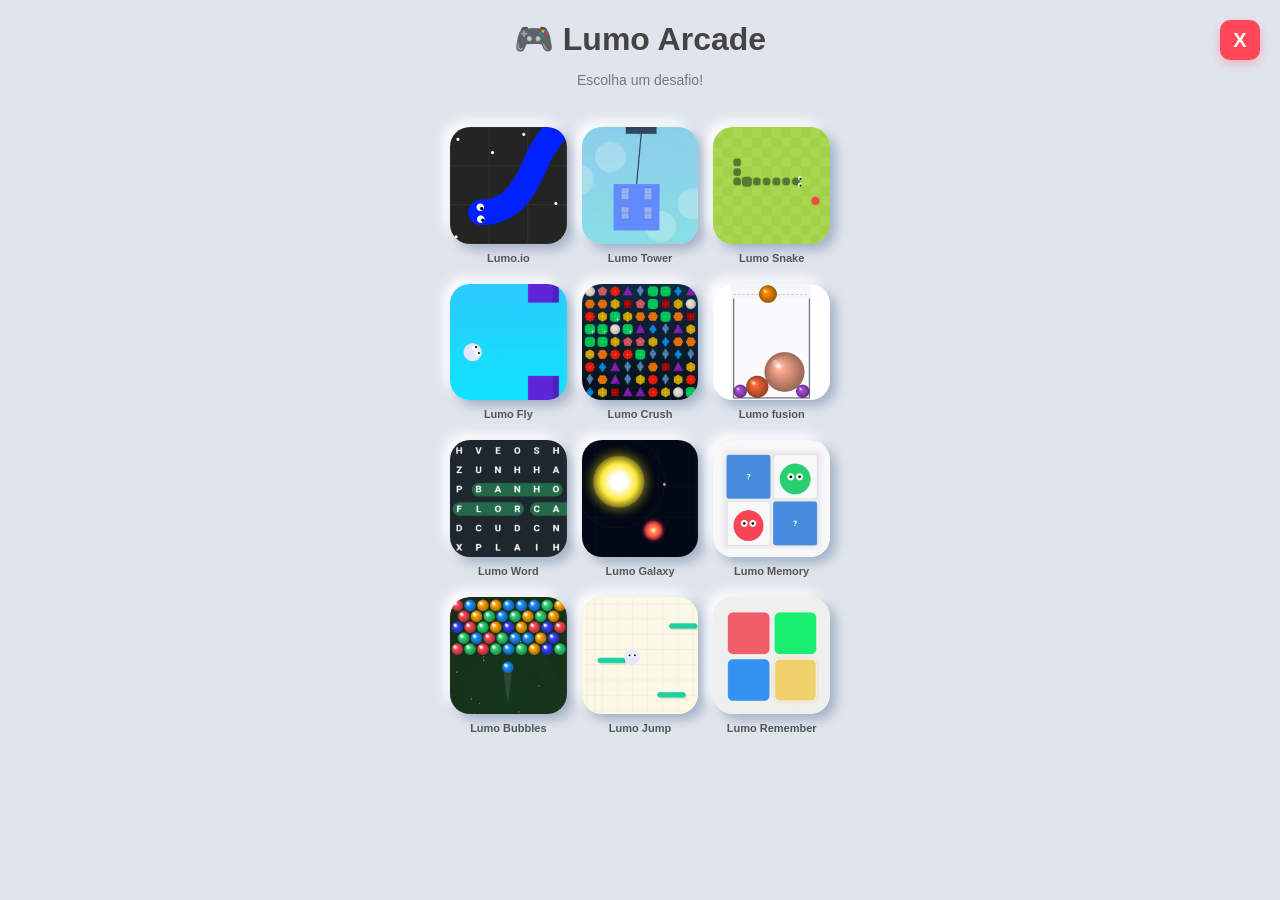
<file: LumoGames/index.html>
<!DOCTYPE html>
<html lang="pt-BR">
<head>
    <meta charset="UTF-8">
    <meta name="viewport" content="width=device-width, initial-scale=1.0, maximum-scale=1.0, user-scalable=no">
    <title>Lumo Arcade - 12 Minigames</title>
    <link rel="stylesheet" href="style.css">
</head>
<body>

    <header>
        <h1>🎮 Lumo Arcade</h1>
        <p>Escolha um desafio!</p>
        <button id="exit-portal">X</button>
    </header>

    <main class="grid-container">
        <div class="game-item">
            <div class="game-card" data-game="slither">
                <img src="assets/lumo.io.png" alt="Lumo.io">
            </div>
            <span>Lumo.io</span>
        </div>
        <div class="game-item">
            <div class="game-card" data-game="citybloxx">
                <img src="assets/lumo tower.png" alt="Lumo Tower">
            </div>
            <span>Lumo Tower</span>
        </div>
        <div class="game-item">
            <div class="game-card" data-game="snake">
                <img src="assets/lumo snake.png" alt="Lumo Snake">
            </div>
            <span>Lumo Snake</span>
        </div>

        <div class="game-item">
            <div class="game-card" data-game="flappy">
                <img src="assets/lumo fly.png" alt="Lumo Fly">
            </div>
            <span>Lumo Fly</span>
        </div>
        <div class="game-item">
            <div class="game-card" data-game="match3">
                <img src="assets/lumo crush.png" alt="Lumo Crush">
            </div>
            <span>Lumo Crush</span>
        </div>
        <div class="game-item">
            <div class="game-card" data-game="slice">
                <img src="assets/lumo fusion.png" alt="Lumo fusion">
            </div>
            <span>Lumo fusion</span>
        </div>

        <div class="game-item">
            <div class="game-card" data-game="word">
                <img src="assets/lumo word.png" alt="Lumo Word">
            </div>
            <span>Lumo Word</span>
        </div>
        <div class="game-item">
            <div class="game-card" data-game="galaxy">
                <img src="assets/lumo galaxy.png" alt="Lumo Galaxy">
            </div>
            <span>Lumo Galaxy</span>
        </div>
        <div class="game-item">
            <div class="game-card" data-game="memory">
                <img src="assets/lumo memory.png" alt="Lumo Memory">
            </div>
            <span>Lumo Memory</span>
        </div>

        <div class="game-item">
            <div class="game-card" data-game="bubbles">
                <img src="assets/lumo bubbles.png" alt="Lumo Bubbles">
            </div>
            <span>Lumo Bubbles</span>
        </div>
        <div class="game-item">
            <div class="game-card" data-game="jump">
                <img src="assets/lumo jump.png" alt="Lumo Jump">
            </div>
            <span>Lumo Jump</span>
        </div>
        <div class="game-item">
            <div class="game-card" data-game="simon">
                <img src="assets/lumo remember.png" alt="Lumo Remember">
            </div>
            <span>Lumo Remember</span>
        </div>
    </main>

    <div id="game-overlay" class="hidden">
        <button id="close-game">✖ Sair</button>
        <div id="game-canvas-container">
            </div>
    </div>

    <script src="script.js"></script>
</body>
</html>
</file>
<file: LumoGames/style.css>
:root {
    --bg-color: #e0e5ec;
    --card-bg: #e0e5ec;
    --shadow-light: #ffffff;
    --shadow-dark: #a3b1c6;
    --accent: #4a90e2;
}

body {
    margin: 0;
    padding: 20px;
    background-color: var(--bg-color);
    font-family: 'Segoe UI', sans-serif;
    display: flex;
    flex-direction: column;
    align-items: center;
    overflow-x: hidden;
}

header {
    text-align: center;
    margin-bottom: 25px;
}

h1 { color: #444; margin: 0; }
p { color: #777; font-size: 14px; }

.grid-container {
    display: grid;
    grid-template-columns: repeat(3, 1fr);
    gap: 20px 15px;
    width: 100%;
    max-width: 380px;
}

.game-item {
    display: flex;
    flex-direction: column;
    align-items: center;
    gap: 8px;
}

.game-card {
    width: 100%;
    background: var(--card-bg);
    aspect-ratio: 1/1;
    border-radius: 20px;
    box-shadow: 6px 6px 12px var(--shadow-dark), 
                -6px -6px 12px var(--shadow-light);
    cursor: pointer;
    transition: all 0.2s ease;
    user-select: none;
    overflow: hidden;
}

.game-card:active {
    box-shadow: inset 4px 4px 8px var(--shadow-dark), 
                inset -4px -4px 8px var(--shadow-light);
    transform: scale(0.95);
}

.game-card img {
    width: 100%;
    height: 100%;
    object-fit: cover;
    display: block;
}

span { font-size: 11px; font-weight: bold; color: #555; text-align: center; display: block; }

/* Sistema de Overlay para o Jogo aberto */
#game-overlay {
    position: fixed;
    top: 0; left: 0;
    width: 100vw; height: 100vh;
    background: rgba(0,0,0,0.9);
    z-index: 100;
    display: flex;
    flex-direction: column;
    justify-content: center;
    align-items: center;
}

.hidden { display: none !important; }

#close-game {
    display: none !important; /* Escondido para usar o gesto de voltar */
}

#exit-portal {
    position: fixed; /* Garante que fique no topo mesmo com scroll */
    top: 20px; right: 20px; /* Garante posicionamento */
    width: 40px; /* Novo estilo de botão X */
    height: 40px; /* Novo estilo de botão X */
    background: #ff4757;
    color: white;
    border: none;
    border-radius: 10px;
    font-weight: bold;
    cursor: pointer;
    z-index: 110;
    display: flex; /* Novo estilo de botão X */
    justify-content: center; /* Novo estilo de botão X */
    align-items: center; /* Novo estilo de botão X */
    font-size: 20px; /* Novo estilo de botão X */
    box-shadow: 0 4px 10px rgba(255, 71, 87, 0.3); /* Novo estilo de botão X */
    transition: transform 0.2s; /* Novo estilo de botão X */
}

#close-game:hover {
    transform: scale(1.05); /* Hover ajustado para o botão original */
    background: #ff6b81;
}

#exit-portal:hover {
    transform: scale(1.1);
    background: #ff6b81;
}

#game-canvas-container {
    width: 100%;
    height: 100%;
    overflow: hidden;
}
</file>
